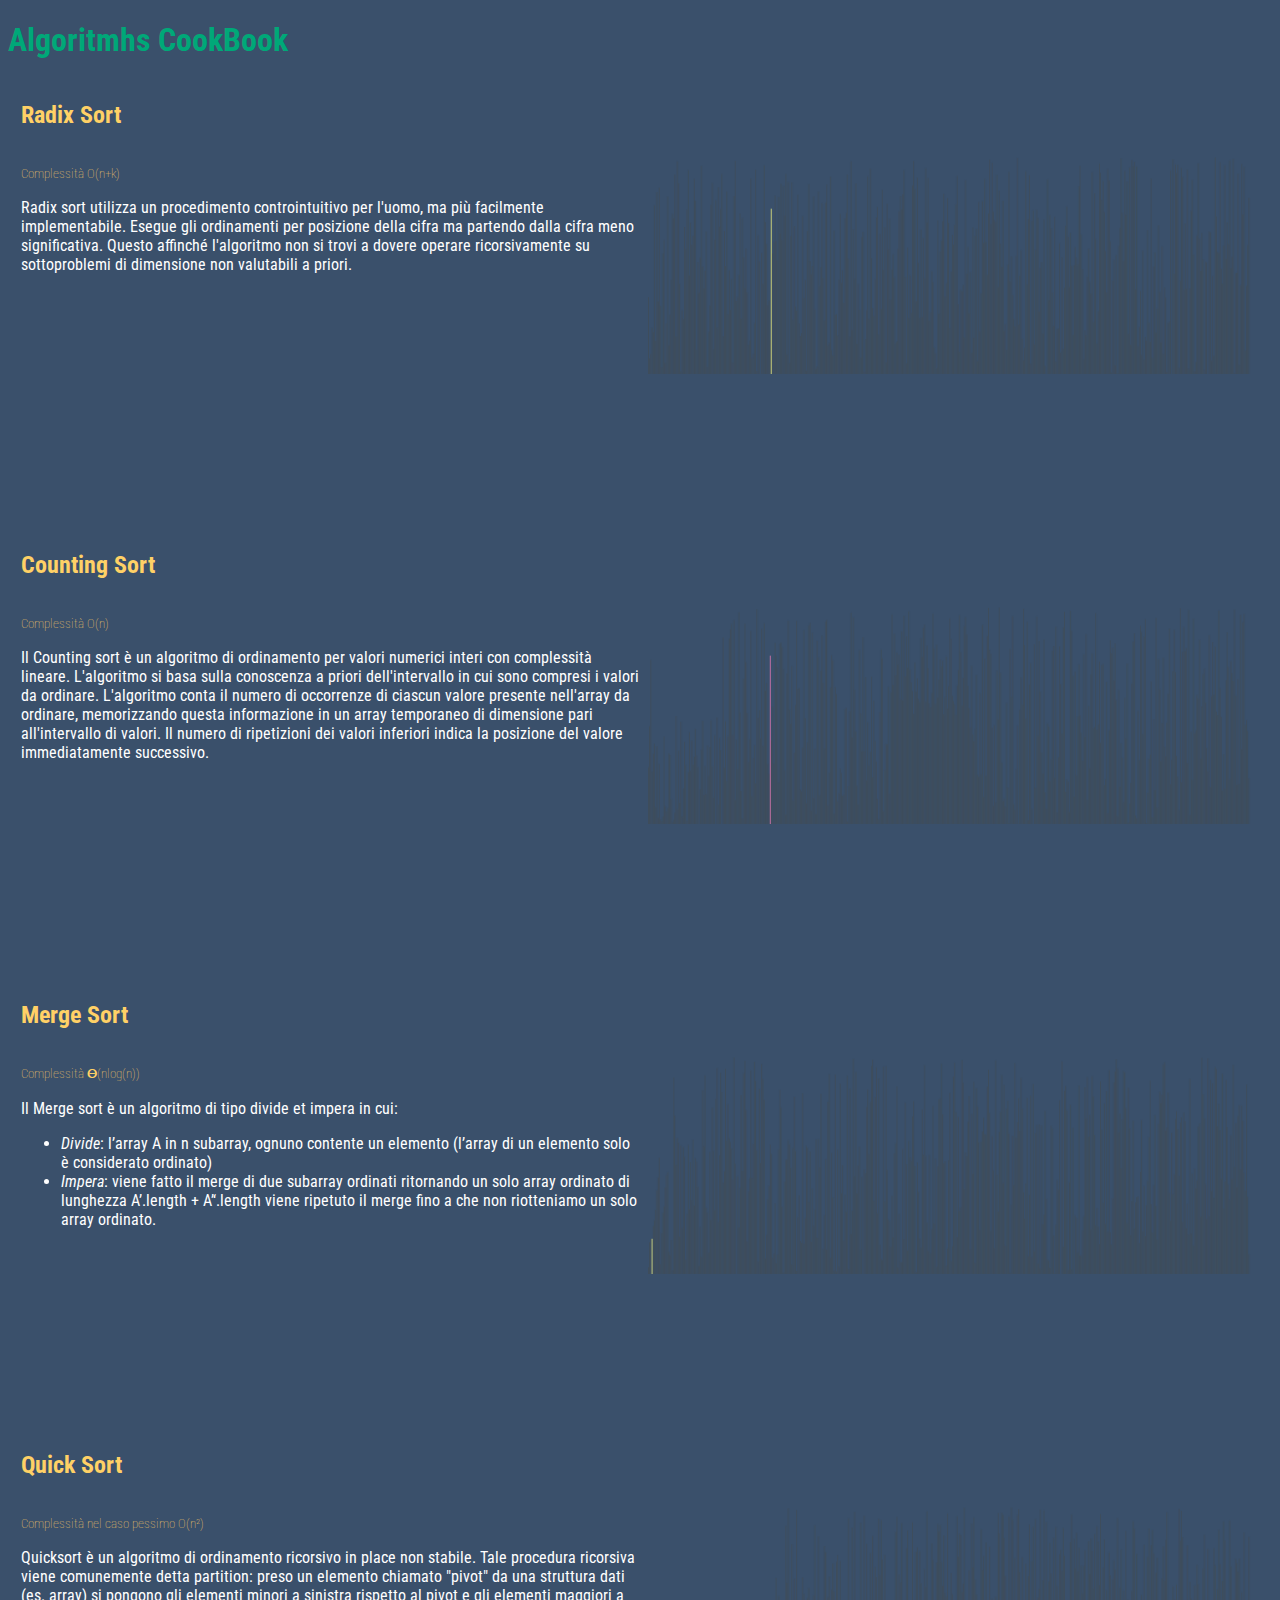
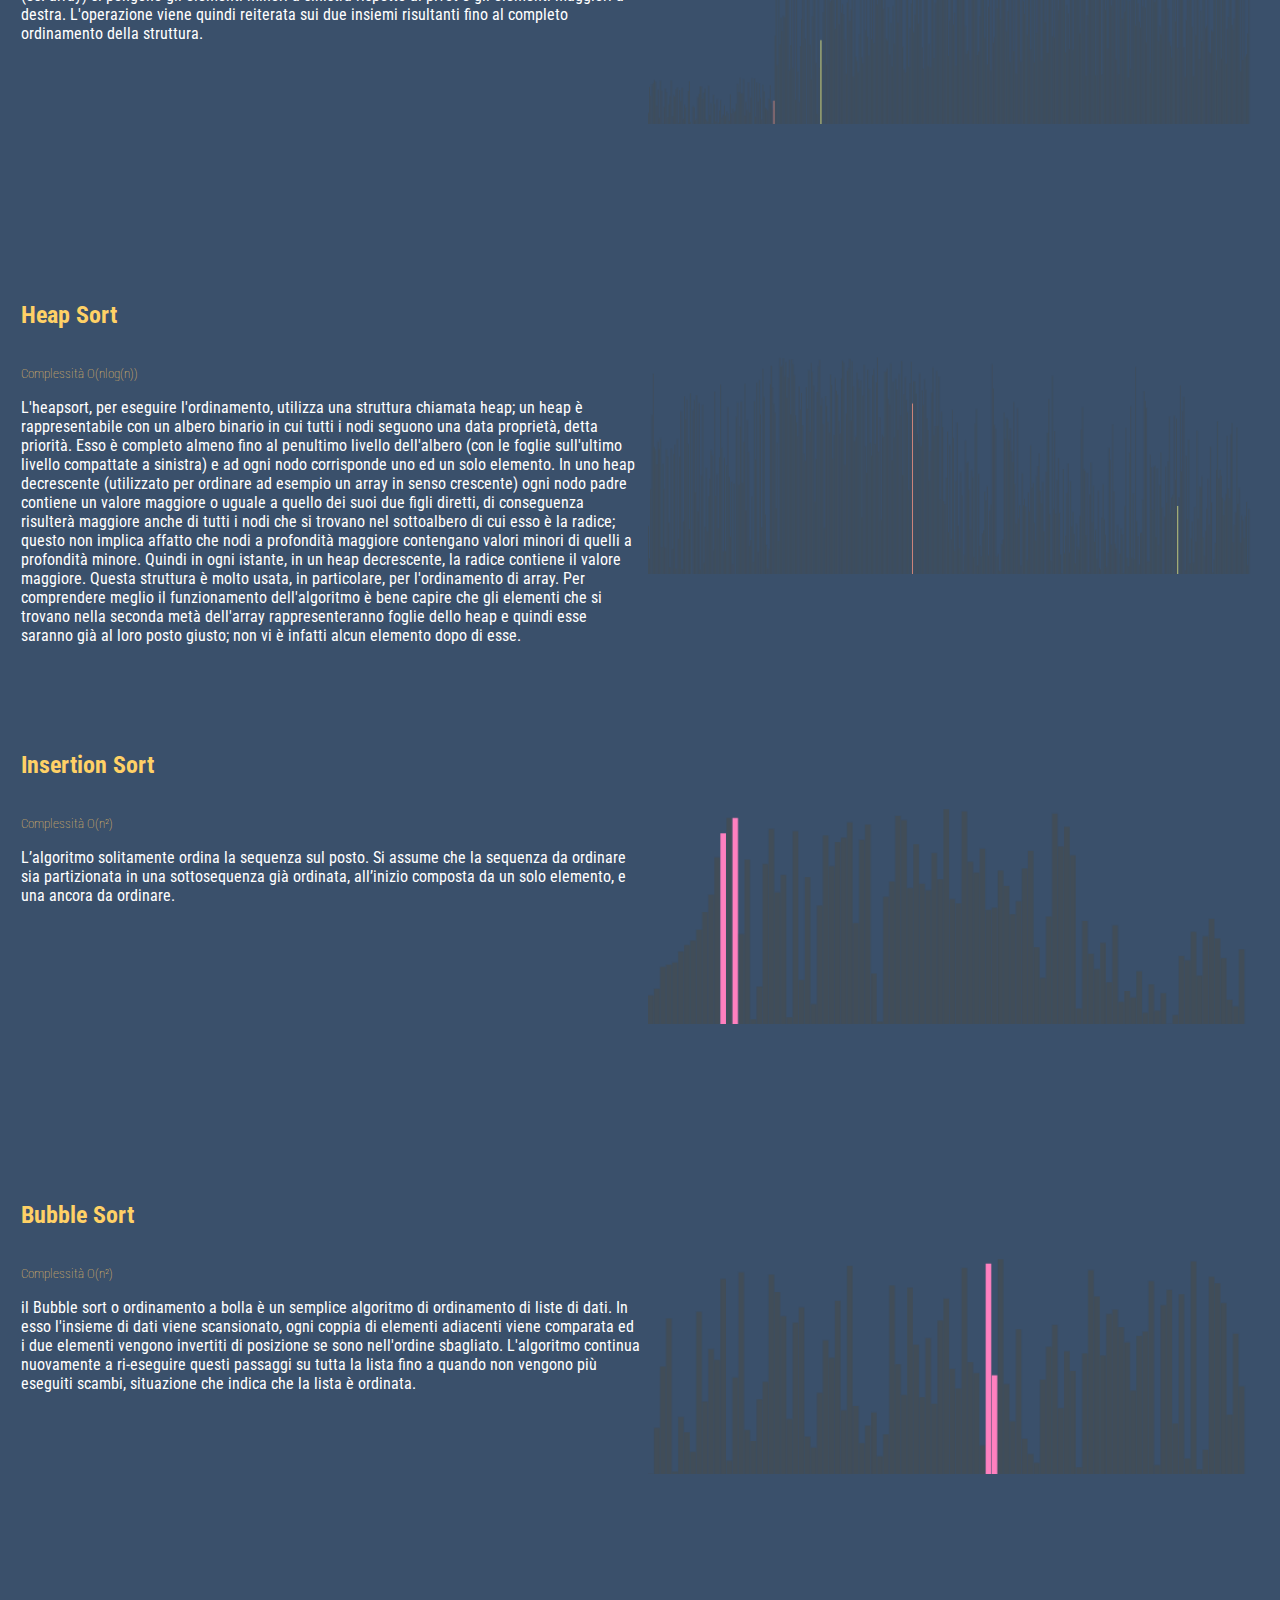
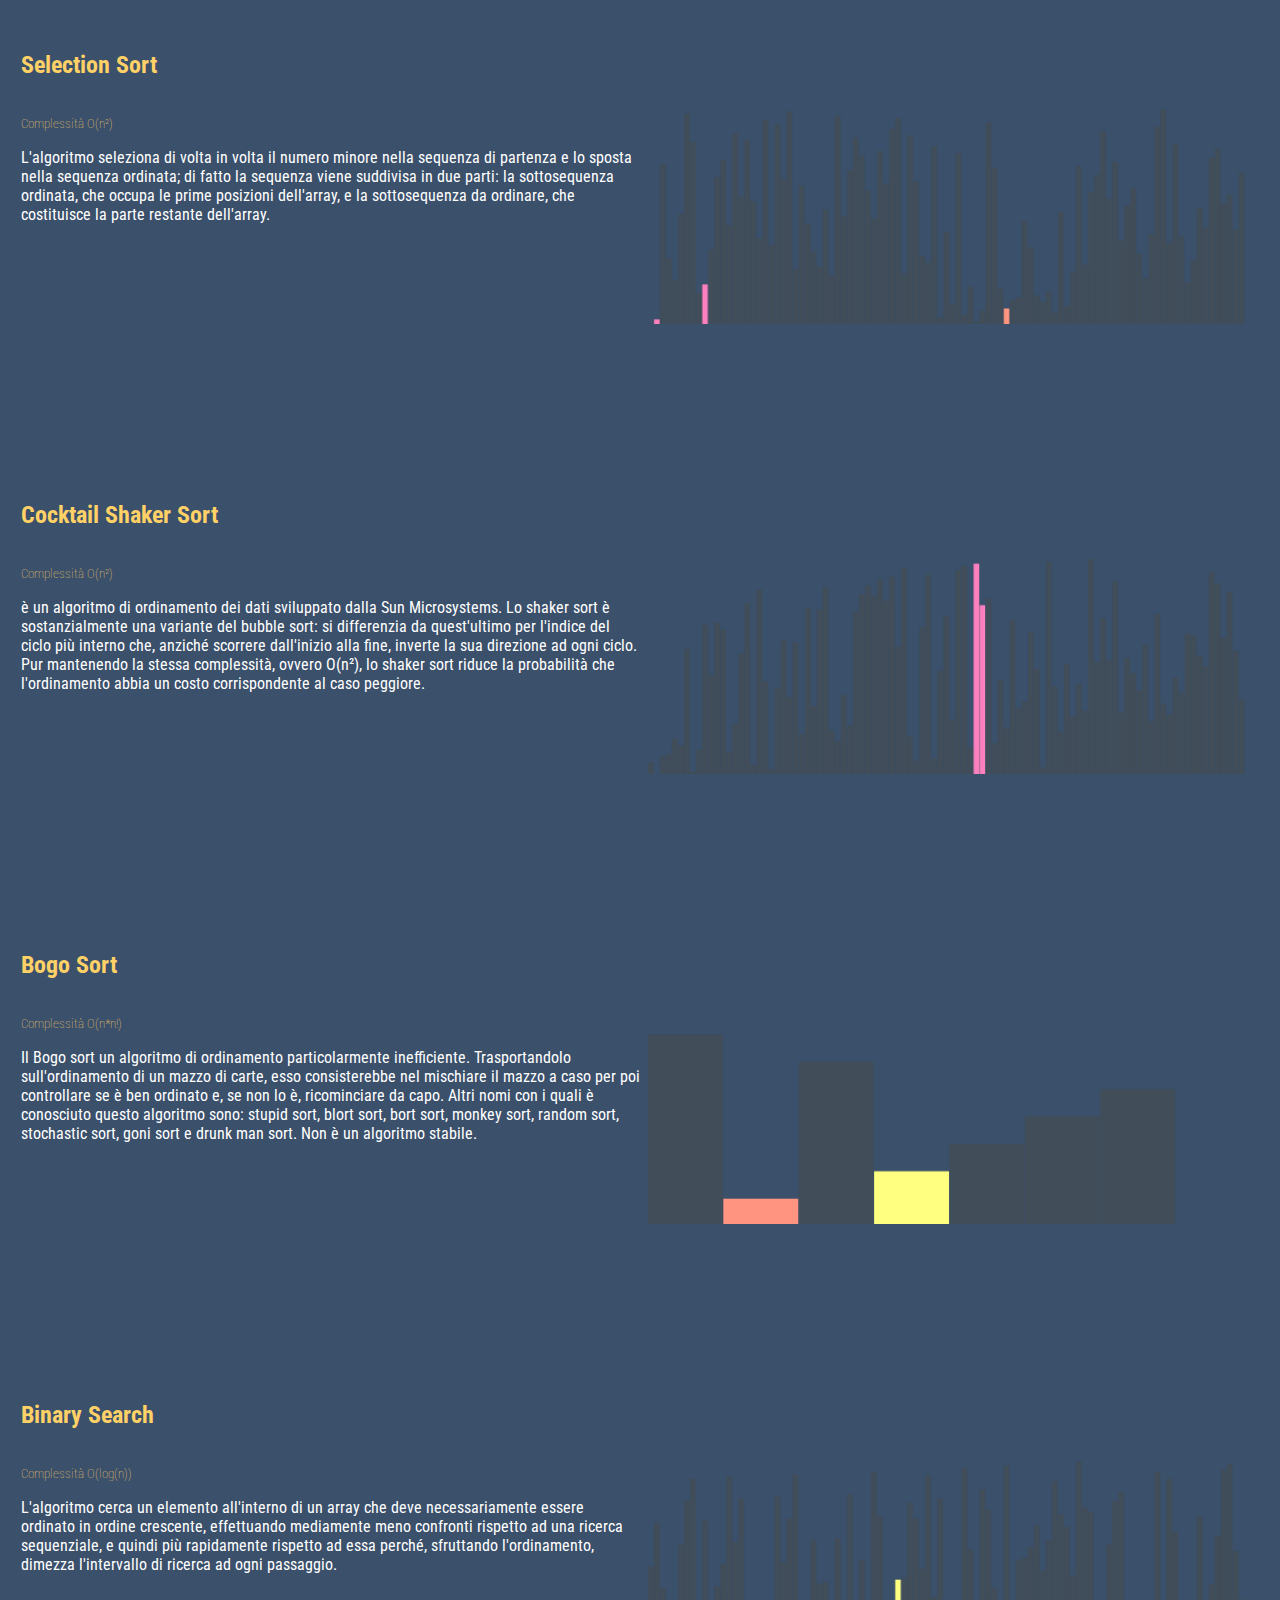
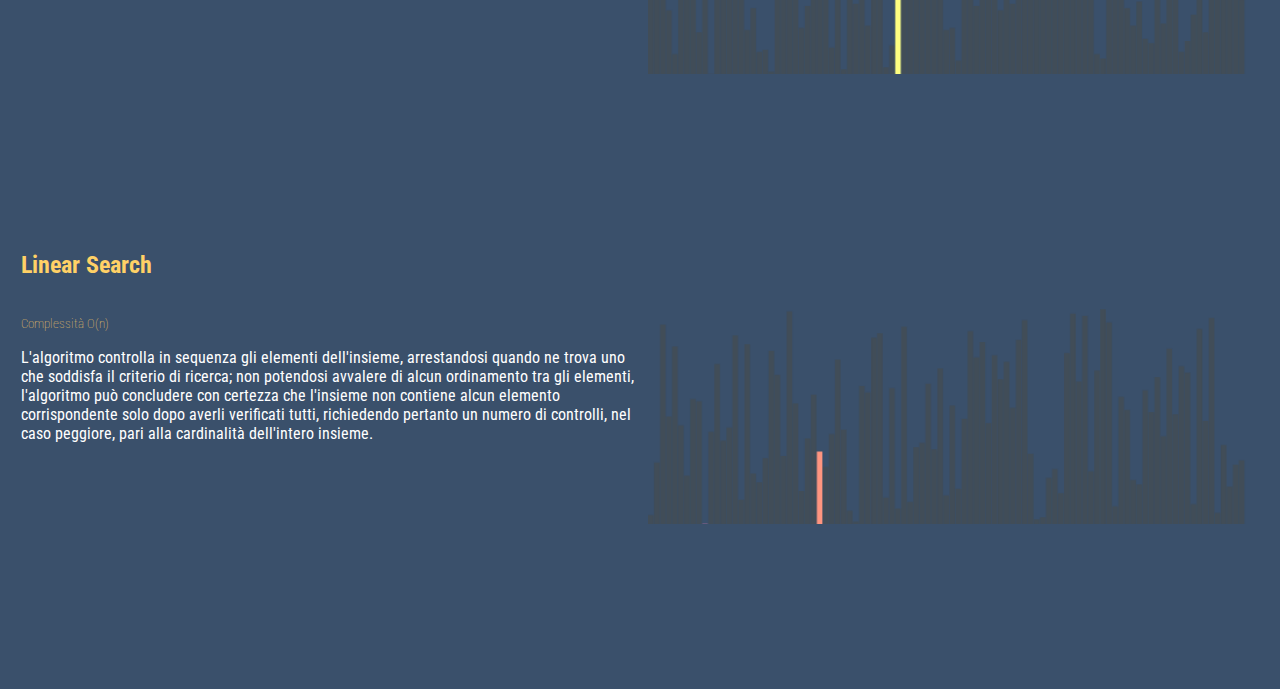
<file: index.html>
<!DOCTYPE html>

<html>
    <head>
        <meta charset="UTF-8">
        <title>Algoritmhs CookBook</title>
        <link rel="stylesheet" href="css/style.css">
        <script>
            document.addEventListener("DOMContentLoaded", function() {
                let elements = [...document.getElementsByClassName("sorting")]
                elements.forEach((element) => {
                    element.innerHTML='<object class="full" type="text/html" data="canvas.html?Sort='+element.id+'" ></object>'
                })
            });
        </script> 
    </head>
    <body>
        <h1>Algoritmhs CookBook</h1>
        <div class="grid">
            <div class="item">
                <h2>Radix Sort</h2>
                <div class="subGrid">
                    <div>
                        <h4>Complessità O(n+k)</h4>
                        <p>
                            Radix sort utilizza un procedimento controintuitivo per l'uomo, ma più facilmente implementabile. Esegue gli ordinamenti per posizione della cifra ma partendo dalla cifra meno significativa. Questo affinché l'algoritmo non si trovi a dovere operare ricorsivamente su sottoproblemi di dimensione non valutabili a priori.
                        </p>
                    </div>
                    <div id="radixsort" class="sorting"></div>
                </div>
            </div>
            <div class="item">
                <h2>Counting Sort</h2>
                <div class="subGrid">
                    <div>
                        <h4>Complessità O(n)</h4>
                        <p>
                            Il Counting sort è un algoritmo di ordinamento per valori numerici interi con complessità lineare. L'algoritmo si basa sulla conoscenza a priori dell'intervallo in cui sono compresi i valori da ordinare.
                            L'algoritmo conta il numero di occorrenze di ciascun valore presente nell'array da ordinare, memorizzando questa informazione in un array temporaneo di dimensione pari all'intervallo di valori. Il numero di ripetizioni dei valori inferiori indica la posizione del valore immediatamente successivo. 
                        </p>
                    </div>
                    <div id="countingsort" class="sorting"></div>
                </div>
            </div>
            <div class="item">
                <h2>Merge Sort</h2>
                <div class="subGrid">
                    <div>
                        <h4>Complessità 𝚯(nlog(n))</h4>
                        <p>
                            Il Merge sort è un algoritmo di tipo divide et impera in cui:
                            <ul>
                                <li><em>Divide</em>: l’array A in n subarray, ognuno contente un elemento (l’array di un elemento solo è considerato ordinato)</li>
                                <li><em>Impera</em>: viene fatto il merge di due subarray ordinati ritornando un solo array ordinato di lunghezza A’.length + A’‘.length viene ripetuto il merge fino a che non riotteniamo un solo array ordinato.</li>
                            </ul>
                        </p>
                    </div>
                    <div id="mergesort" class="sorting"></div>
                </div>
            </div>
            <div class="item">
                <h2>Quick Sort</h2>
                <div class="subGrid">
                    <div>
                        <h4>Complessità nel caso pessimo O(n²)</h4>
                        <p>
                            Quicksort è un algoritmo di ordinamento ricorsivo in place non stabile. Tale procedura ricorsiva viene comunemente detta partition: preso un elemento chiamato "pivot" da una struttura dati (es. array) si pongono gli elementi minori a sinistra rispetto al pivot e gli elementi maggiori a destra. L'operazione viene quindi reiterata sui due insiemi risultanti fino al completo ordinamento della struttura.
                        </p>
                    </div>
                    <div id="quicksort" class="sorting"></div>
                </div>
            </div>
            <div class="item">
                <h2>Heap Sort</h2>
                <div class="subGrid">
                    <div>
                        <h4>Complessità O(nlog(n))</h4>
                        <p>
                            L'heapsort, per eseguire l'ordinamento, utilizza una struttura chiamata heap; un heap è rappresentabile con un albero binario in cui tutti i nodi seguono una data proprietà, detta priorità. Esso è completo almeno fino al penultimo livello dell'albero (con le foglie sull'ultimo livello compattate a sinistra) e ad ogni nodo corrisponde uno ed un solo elemento.

                            In uno heap decrescente (utilizzato per ordinare ad esempio un array in senso crescente) ogni nodo padre contiene un valore maggiore o uguale a quello dei suoi due figli diretti, di conseguenza risulterà maggiore anche di tutti i nodi che si trovano nel sottoalbero di cui esso è la radice; questo non implica affatto che nodi a profondità maggiore contengano valori minori di quelli a profondità minore.

                            Quindi in ogni istante, in un heap decrescente, la radice contiene il valore maggiore.

                            Questa struttura è molto usata, in particolare, per l'ordinamento di array.

                            Per comprendere meglio il funzionamento dell'algoritmo è bene capire che gli elementi che si trovano nella seconda metà dell'array rappresenteranno foglie dello heap e quindi esse saranno già al loro posto giusto; non vi è infatti alcun elemento dopo di esse.
                        </p>
                    </div>
                    <div id="heapsort" class="sorting"></div>
                </div>
            </div>
            <div class="item">
                <h2>Insertion Sort</h2>
                <div class="subGrid">
                    <div>
                        <h4>Complessità O(n²)</h4>
                        <p>
                            L’algoritmo solitamente ordina la sequenza sul posto. Si assume che la sequenza da ordinare sia partizionata in una sottosequenza già ordinata, all’inizio composta da un solo elemento, e una ancora da ordinare.
                        </p>
                    </div>
                    <div id="insertionsort" class="sorting"></div>
                </div>
            </div>
            <div class="item">
                <h2>Bubble Sort</h2>
                <div class="subGrid">
                    <div>
                        <h4>Complessità O(n²)</h4>
                        <p>
                            il Bubble sort o ordinamento a bolla è un semplice algoritmo di ordinamento di liste di dati. In esso l'insieme di dati viene scansionato, ogni coppia di elementi adiacenti viene comparata ed i due elementi vengono invertiti di posizione se sono nell'ordine sbagliato. L'algoritmo continua nuovamente a ri-eseguire questi passaggi su tutta la lista fino a quando non vengono più eseguiti scambi, situazione che indica che la lista è ordinata.
                        </p>
                    </div>
                    <div id="bubblesort" class="sorting"></div>
                </div>
            </div>
            <div class="item">
                <h2>Selection Sort</h2>
                <div class="subGrid">
                    <div>
                        <h4>Complessità O(n²)</h4>
                        <p>
                            L'algoritmo seleziona di volta in volta il numero minore nella sequenza di partenza e lo sposta nella sequenza ordinata; di fatto la sequenza viene suddivisa in due parti: la sottosequenza ordinata, che occupa le prime posizioni dell'array, e la sottosequenza da ordinare, che costituisce la parte restante dell'array.
                        </p>
                    </div>
                    <div id="selectionsort" class="sorting"></div>
                </div>
            </div>
            <div class="item">
                <h2>Cocktail Shaker Sort</h2>
                <div class="subGrid">
                    <div>
                        <h4>Complessità O(n²)</h4>
                        <p>
                            è un algoritmo di ordinamento dei dati sviluppato dalla Sun Microsystems. Lo shaker sort è sostanzialmente una variante del bubble sort: si differenzia da quest'ultimo per l'indice del ciclo più interno che, anziché scorrere dall'inizio alla fine, inverte la sua direzione ad ogni ciclo. Pur mantenendo la stessa complessità, ovvero O(n²), lo shaker sort riduce la probabilità che l'ordinamento abbia un costo corrispondente al caso peggiore.
                        </p>
                    </div>
                    <div id="cocktailsort" class="sorting"></div>
                </div>
            </div>
            <div class="item">
                <h2>Bogo Sort</h2>
                <div class="subGrid">
                    <div>
                        <h4>Complessità O(n*n!)</h4>
                        <p>
                            Il Bogo sort un algoritmo di ordinamento particolarmente inefficiente. Trasportandolo sull'ordinamento di un mazzo di carte, esso consisterebbe nel mischiare il mazzo a caso per poi controllare se è ben ordinato e, se non lo è, ricominciare da capo. Altri nomi con i quali è conosciuto questo algoritmo sono: stupid sort, blort sort, bort sort, monkey sort, random sort, stochastic sort, goni sort e drunk man sort.
                            Non è un algoritmo stabile.
                        </p>
                    </div>
                    <div id="bogosort" class="sorting"></div>
                </div>
            </div>
            <div class="item">
                <h2>Binary Search</h2>
                <div class="subGrid">
                    <div>
                        <h4>Complessità O(log(n))</h4>
                        <p>
                            L'algoritmo cerca un elemento all'interno di un array che deve necessariamente essere ordinato in ordine crescente, effettuando mediamente meno confronti rispetto ad una ricerca sequenziale, e quindi più rapidamente rispetto ad essa perché, sfruttando l'ordinamento, dimezza l'intervallo di ricerca ad ogni passaggio.
                        </p>
                    </div>
                    <div id="binarysearch" class="sorting"></div>
                </div>
            </div>
            <div class="item">
                <h2>Linear Search</h2>
                <div class="subGrid">
                    <div>
                        <h4>Complessità O(n)</h4>
                        <p>
                            L'algoritmo controlla in sequenza gli elementi dell'insieme, arrestandosi quando ne trova uno che soddisfa il criterio di ricerca; non potendosi avvalere di alcun ordinamento tra gli elementi, l'algoritmo può concludere con certezza che l'insieme non contiene alcun elemento corrispondente solo dopo averli verificati tutti, richiedendo pertanto un numero di controlli, nel caso peggiore, pari alla cardinalità dell'intero insieme.
                        </p>
                    </div>
                    <div id="linearsearch" class="sorting"></div>
                </div>
            </div>
        </div>
    </body>
</html>
</file>
<file: css/style.css>
@import url('https://fonts.googleapis.com/css2?family=Roboto+Condensed:ital,wght@0,300;0,400;0,700;1,300;1,400;1,700&display=swap');

:root{
    --bgColor: #3A506B;
    --sortedColor: #00A878;
    --conforntColor: #246EB9;
    --swapColor: #FF6663;
    --assignmentColor: #FFD166;
    --arrayColor: #ADA8B6;
}

body{
    background-color: var(--bgColor);
    color: white;
    font-family: 'Roboto Condensed', sans-serif;
}

h1{
    font-size: xx-large;
    font-weight: bolder;
    color:var(--sortedColor);
    align-self: center;
}

h4{
    font-size: small;
    font-weight: lighter;
}

h2,h3,h4{
    color: var(--assignmentColor);
    align-self: center;
    align-items: center;
}

.full{
    width: 100%;
    height: 100%;
}

.item{
    height: 50vh;
    padding-left: 1vw;
    padding-right: 1vw;
}

.sorting{
    height: 25vh;
    width: 1fr;
}

.grid{
    display: grid;
    grid-template-columns: repeat(1, 1fr);
}

.subGrid{
    display: grid;
    grid-template-columns: repeat(2, 1fr);
}
</file>
